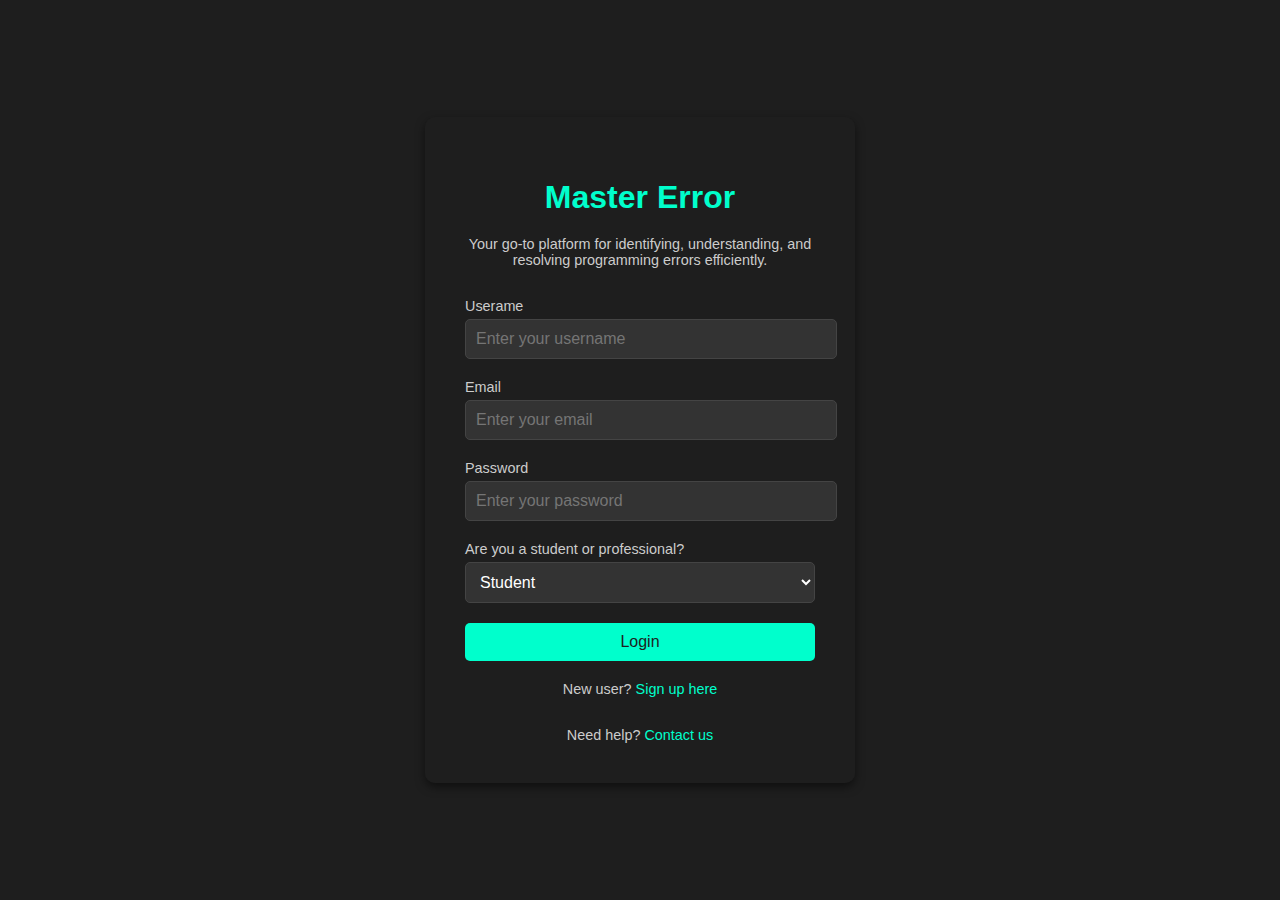
<file: base.html>
<!DOCTYPE html>
<html lang="en">
<head>
  <meta charset="UTF-8">
  <meta name="viewport" content="width=device-width, initial-scale=1.0">
  <title>Master Error - Login</title>
  <style>
    /* General Styles */
    body, html {
      margin: 0;
      padding: 0;
      height: 100%;
      font-family: 'Arial', sans-serif;
      background-color: #1e1e1e;
      color: #ffffff;
    }

    /* Background Image */
    .background {
      background-image: url('https://plus.unsplash.com/premium_photo-1664299294853-75ee24042e87?fm=jpg&q=60&w=3000&ixlib=rb-4.0.3&ixid=M3wxMjA3fDB8MHxwaG90by1wYWdlfHx8fGVufDB8fHx8fA%3D%3D');
      background-size: cover;
      background-position: center;
      height: 100%;
      display: flex;
      justify-content: center;
      align-items: center;
    }

    /* Login Container */
    .login-container {
      background: rgba(30, 30, 30, 0.9);
      padding: 40px;
      border-radius: 10px;
      box-shadow: 0 4px 10px rgba(0, 0, 0, 0.5);
      width: 350px;
      text-align: center;
    }

    .login-container h1 {
      margin-bottom: 20px;
      font-size: 2rem;
      color: #00ffcc;
    }

    .login-container p {
      margin-bottom: 30px;
      font-size: 0.9rem;
      color: #cccccc;
    }

    /* Form Styles */
    .form-group {
      margin-bottom: 20px;
      text-align: left;
    }

    .form-group label {
      display: block;
      margin-bottom: 5px;
      font-size: 0.9rem;
      color: #cccccc;
    }

    .form-group input {
      width: 100%;
      padding: 10px;
      border: 1px solid #444;
      border-radius: 5px;
      background: #333;
      color: #ffffff;
      font-size: 1rem;
    }

    .form-group input:focus {
      outline: none;
      border-color: #00ffcc;
    }

    .form-group select {
      width: 100%;
      padding: 10px;
      border: 1px solid #444;
      border-radius: 5px;
      background: #333;
      color: #ffffff;
      font-size: 1rem;
    }

    .form-group select:focus {
      outline: none;
      border-color: #00ffcc;
    }

    .btn {
      width: 100%;
      padding: 10px;
      background: #00ffcc;
      border: none;
      border-radius: 5px;
      color: #1e1e1e;
      font-size: 1rem;
      cursor: pointer;
      transition: background 0.3s ease;
    }

    .btn:hover {
      background: #00ccaa;
    }

    .new-user {
      margin-top: 20px;
      font-size: 0.9rem;
      color: #cccccc;
    }

    .new-user a {
      color: #00ffcc;
      text-decoration: none;
    }

    .new-user a:hover {
      text-decoration: underline;
    }

    /* Contact Details */
    .contact-details {
      margin-top: 30px;
      font-size: 0.9rem;
      color: #cccccc;
    }

    .contact-details a {
      color: #00ffcc;
      text-decoration: none;
    }

    .contact-details a:hover {
      text-decoration: underline;
    }
  </style>
</head>
<body>
  <div class="background">
    <div class="login-container">
      <h1>Master Error</h1>
      <p>Your go-to platform for identifying, understanding, and resolving programming errors efficiently.</p>
      
      <form>
        <div class="form-group">
            <label for="email">Userame</label>
            <input type="username" id="Userame" placeholder="Enter your username" required>
          </div>
        <div class="form-group">
          <label for="email">Email</label>
          <input type="email" id="email" placeholder="Enter your email" required>
        </div>
        <div class="form-group">
          <label for="password">Password</label>
          <input type="password" id="password" placeholder="Enter your password" required>
        </div>
        <div class="form-group">
          <label for="user-type">Are you a student or professional?</label>
          <select id="user-type">
            <option value="student">Student</option>
            <option value="professional">Professional</option>
          </select>
        </div>
        <button type="submit" class="btn">Login</button>
      </form>

      <div class="new-user">
        New user? <a href="#">Sign up here</a>
      </div>

      <div class="contact-details">
        Need help? <a href="mailto:support@mastererror.com">Contact us</a>
      </div>
    </div>
  </div>
</body>
</html>
</file>
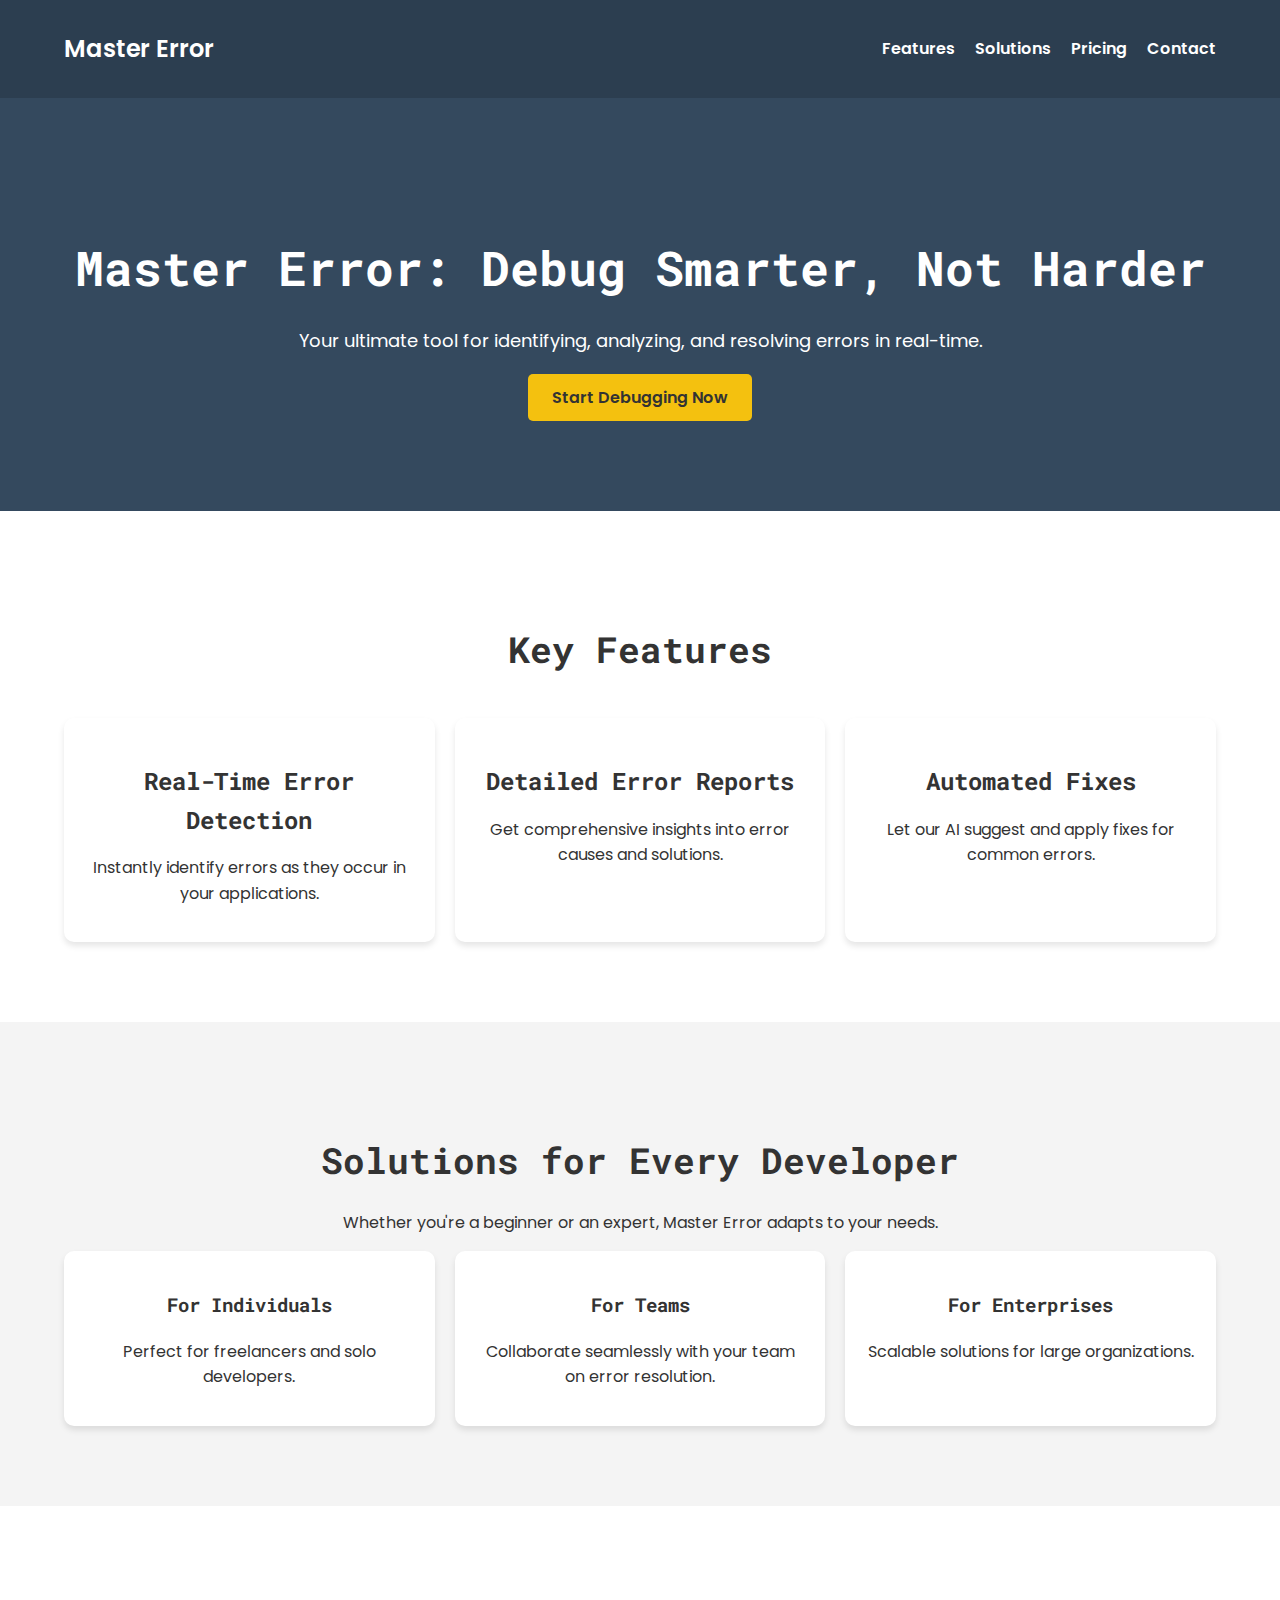
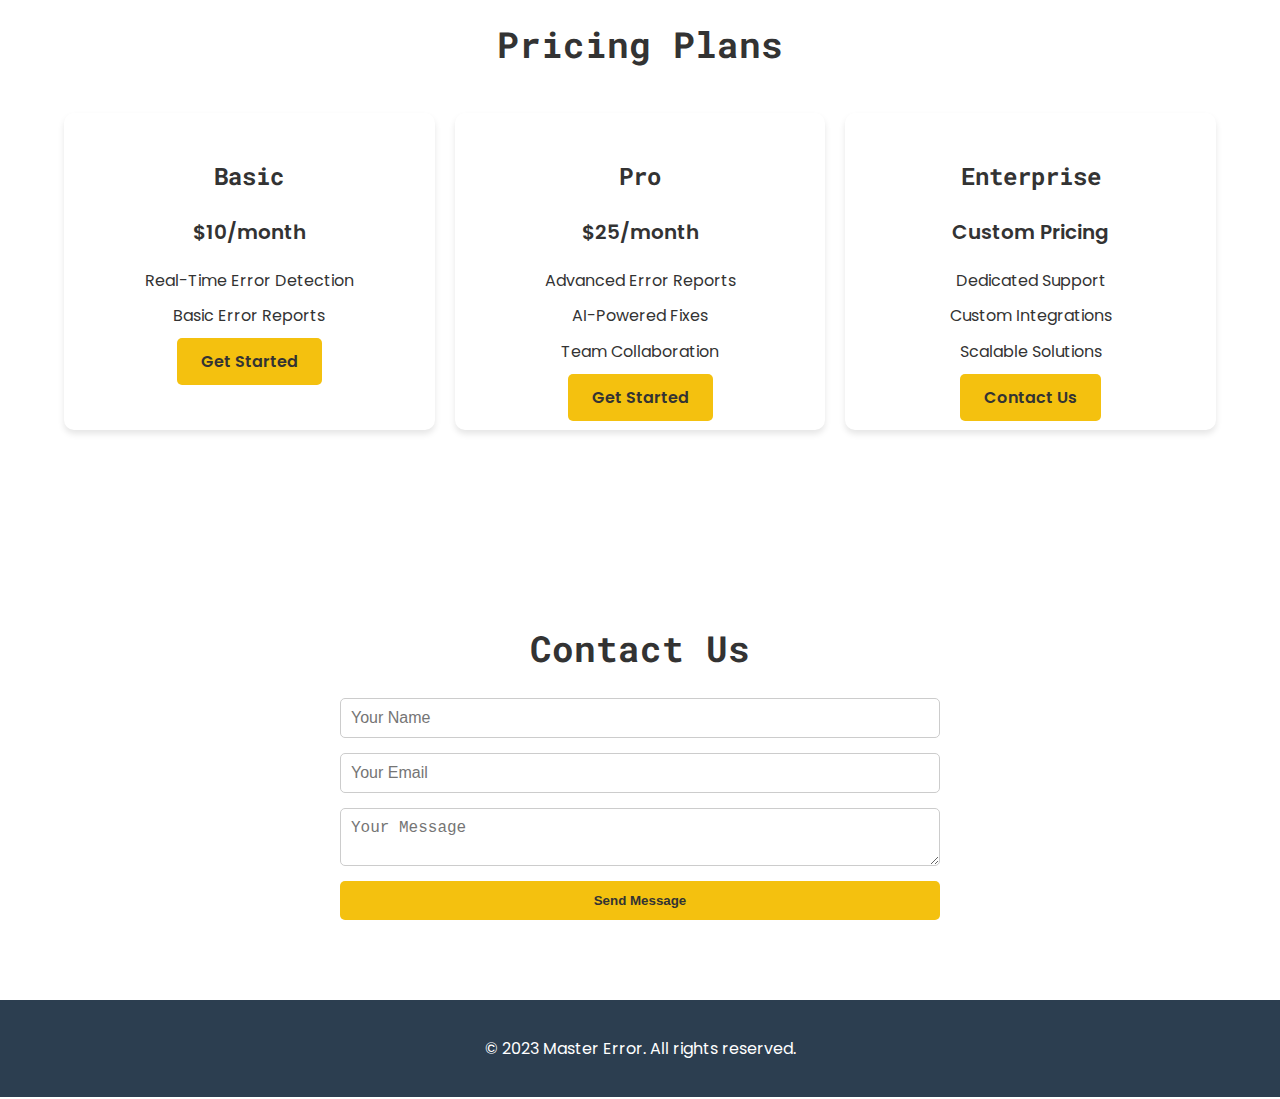
<file: lpa.html>
<!DOCTYPE html>
<html lang="en">
<head>
  <meta charset="UTF-8">
  <meta name="viewport" content="width=device-width, initial-scale=1.0">
  <title>Master Error - Simplify Debugging</title>
  <link rel="stylesheet" href="styles.css">
  <link href="https://fonts.googleapis.com/css2?family=Poppins:wght@400;600&family=Roboto+Mono:wght@400;500&display=swap" rel="stylesheet">
</head>
<body>
  <header>
    <div class="container">
      <nav>
        <div class="logo">Master Error</div>
        <ul class="nav-links">
          <li><a href="#features">Features</a></li>
          <li><a href="#solutions">Solutions</a></li>
          <li><a href="#pricing">Pricing</a></li>
          <li><a href="#contact">Contact</a></li>
        </ul>
      </nav>
    </div>
  </header>

  <section class="hero">
    <div class="container">
      <h1>Master Error: Debug Smarter, Not Harder</h1>
      <p>Your ultimate tool for identifying, analyzing, and resolving errors in real-time.</p>
      <a href="#cta" class="cta-button">Start Debugging Now</a>
    </div>
  </section>

  <section id="features" class="features">
    <div class="container">
      <h2>Key Features</h2>
      <div class="feature-list">
        <div class="feature-item">
          <h3>Real-Time Error Detection</h3>
          <p>Instantly identify errors as they occur in your applications.</p>
        </div>
        <div class="feature-item">
          <h3>Detailed Error Reports</h3>
          <p>Get comprehensive insights into error causes and solutions.</p>
        </div>
        <div class="feature-item">
          <h3>Automated Fixes</h3>
          <p>Let our AI suggest and apply fixes for common errors.</p>
        </div>
      </div>
    </div>
  </section>

  <section id="solutions" class="solutions">
    <div class="container">
      <h2>Solutions for Every Developer</h2>
      <p>Whether you're a beginner or an expert, Master Error adapts to your needs.</p>
      <div class="solution-list">
        <div class="solution-item">
          <h3>For Individuals</h3>
          <p>Perfect for freelancers and solo developers.</p>
        </div>
        <div class="solution-item">
          <h3>For Teams</h3>
          <p>Collaborate seamlessly with your team on error resolution.</p>
        </div>
        <div class="solution-item">
          <h3>For Enterprises</h3>
          <p>Scalable solutions for large organizations.</p>
        </div>
      </div>
    </div>
  </section>

  <section id="pricing" class="pricing">
    <div class="container">
      <h2>Pricing Plans</h2>
      <div class="pricing-list">
        <div class="pricing-item">
          <h3>Basic</h3>
          <p>$10/month</p>
          <ul>
            <li>Real-Time Error Detection</li>
            <li>Basic Error Reports</li>
          </ul>
          <a href="#" class="cta-button">Get Started</a>
        </div>
        <div class="pricing-item">
          <h3>Pro</h3>
          <p>$25/month</p>
          <ul>
            <li>Advanced Error Reports</li>
            <li>AI-Powered Fixes</li>
            <li>Team Collaboration</li>
          </ul>
          <a href="#" class="cta-button">Get Started</a>
        </div>
        <div class="pricing-item">
          <h3>Enterprise</h3>
          <p>Custom Pricing</p>
          <ul>
            <li>Dedicated Support</li>
            <li>Custom Integrations</li>
            <li>Scalable Solutions</li>
          </ul>
          <a href="#" class="cta-button">Contact Us</a>
        </div>
      </div>
    </div>
  </section>

  <section id="contact" class="contact">
    <div class="container">
      <h2>Contact Us</h2>
      <form>
        <input type="text" placeholder="Your Name" required>
        <input type="email" placeholder="Your Email" required>
        <textarea placeholder="Your Message" required></textarea>
        <button type="submit">Send Message</button>
      </form>
    </div>
  </section>

  <footer>
    <div class="container">
      <p>&copy; 2023 Master Error. All rights reserved.</p>
    </div>
  </footer>
</body>
</html>
</file>
<file: styles.css>
/* General Styles */
body {
    font-family: 'Poppins', sans-serif;
    margin: 0;
    padding: 0;
    box-sizing: border-box;
    color: #333;
    line-height: 1.6;
  }
  
  .container {
    width: 90%;
    max-width: 1200px;
    margin: 0 auto;
  }
  
  h1, h2, h3 {
    font-family: 'Roboto Mono', monospace;
  }
  
  /* Header */
  header {
    background: #2c3e50;
    color: #fff;
    padding: 20px 0;
  }
  
  nav {
    display: flex;
    justify-content: space-between;
    align-items: center;
  }
  
  .logo {
    font-size: 24px;
    font-weight: 600;
  }
  
  .nav-links {
    list-style: none;
    display: flex;
    gap: 20px;
  }
  
  .nav-links a {
    color: #fff;
    text-decoration: none;
    font-weight: 600;
  }
  
  .nav-links a:hover {
    color: #f4c10f;
  }
  
  /* Hero Section */
  .hero {
    background: #34495e;
    color: #fff;
    padding: 100px 0;
    text-align: center;
  }
  
  .hero h1 {
    font-size: 48px;
    margin-bottom: 20px;
  }
  
  .hero p {
    font-size: 18px;
    margin-bottom: 30px;
  }
  
  .cta-button {
    background: #f4c10f;
    color: #333;
    padding: 12px 24px;
    text-decoration: none;
    font-weight: 600;
    border-radius: 5px;
  }
  
  .cta-button:hover {
    background: #e0b10e;
  }
  
  /* Features Section */
  .features {
    padding: 80px 0;
    text-align: center;
  }
  
  .features h2 {
    font-size: 36px;
    margin-bottom: 40px;
  }
  
  .feature-list {
    display: flex;
    justify-content: space-between;
    gap: 20px;
  }
  
  .feature-item {
    flex: 1;
    background: #fff;
    padding: 20px;
    border-radius: 10px;
    box-shadow: 0 4px 6px rgba(0, 0, 0, 0.1);
  }
  
  .feature-item h3 {
    font-size: 24px;
    margin-bottom: 10px;
  }
  
  /* Solutions Section */
  .solutions {
    background: #f4f4f4;
    padding: 80px 0;
    text-align: center;
  }
  
  .solutions h2 {
    font-size: 36px;
    margin-bottom: 20px;
  }
  
  .solution-list {
    display: flex;
    justify-content: space-between;
    gap: 20px;
  }
  
  .solution-item {
    flex: 1;
    background: #fff;
    padding: 20px;
    border-radius: 10px;
    box-shadow: 0 4px 6px rgba(0, 0, 0, 0.1);
  }
  
  /* Pricing Section */
  .pricing {
    padding: 80px 0;
    text-align: center;
  }
  
  .pricing h2 {
    font-size: 36px;
    margin-bottom: 40px;
  }
  
  .pricing-list {
    display: flex;
    justify-content: space-between;
    gap: 20px;
  }
  
  .pricing-item {
    flex: 1;
    background: #fff;
    padding: 20px;
    border-radius: 10px;
    box-shadow: 0 4px 6px rgba(0, 0, 0, 0.1);
  }
  
  .pricing-item h3 {
    font-size: 24px;
    margin-bottom: 10px;
  }
  
  .pricing-item p {
    font-size: 20px;
    font-weight: 600;
    margin-bottom: 20px;
  }
  
  .pricing-item ul {
    list-style: none;
    padding: 0;
    margin-bottom: 20px;
  }
  
  .pricing-item ul li {
    margin-bottom: 10px;
  }
  
  /* Contact Section */
  .contact {
    padding: 80px 0;
    text-align: center;
  }
  
  .contact h2 {
    font-size: 36px;
    margin-bottom: 20px;
  }
  
  .contact form {
    display: flex;
    flex-direction: column;
    gap: 15px;
    max-width: 600px;
    margin: 0 auto;
  }
  
  .contact input, .contact textarea {
    padding: 10px;
    border: 1px solid #ccc;
    border-radius: 5px;
    font-size: 16px;
  }
  
  .contact button {
    background: #f4c10f;
    color: #333;
    padding: 12px 24px;
    border: none;
    border-radius: 5px;
    font-weight: 600;
    cursor: pointer;
  }
  
  .contact button:hover {
    background: #e0b10e;
  }
  
  /* Footer */
  footer {
    background: #2c3e50;
    color: #fff;
    text-align: center;
    padding: 20px 0;
  }
</file>
